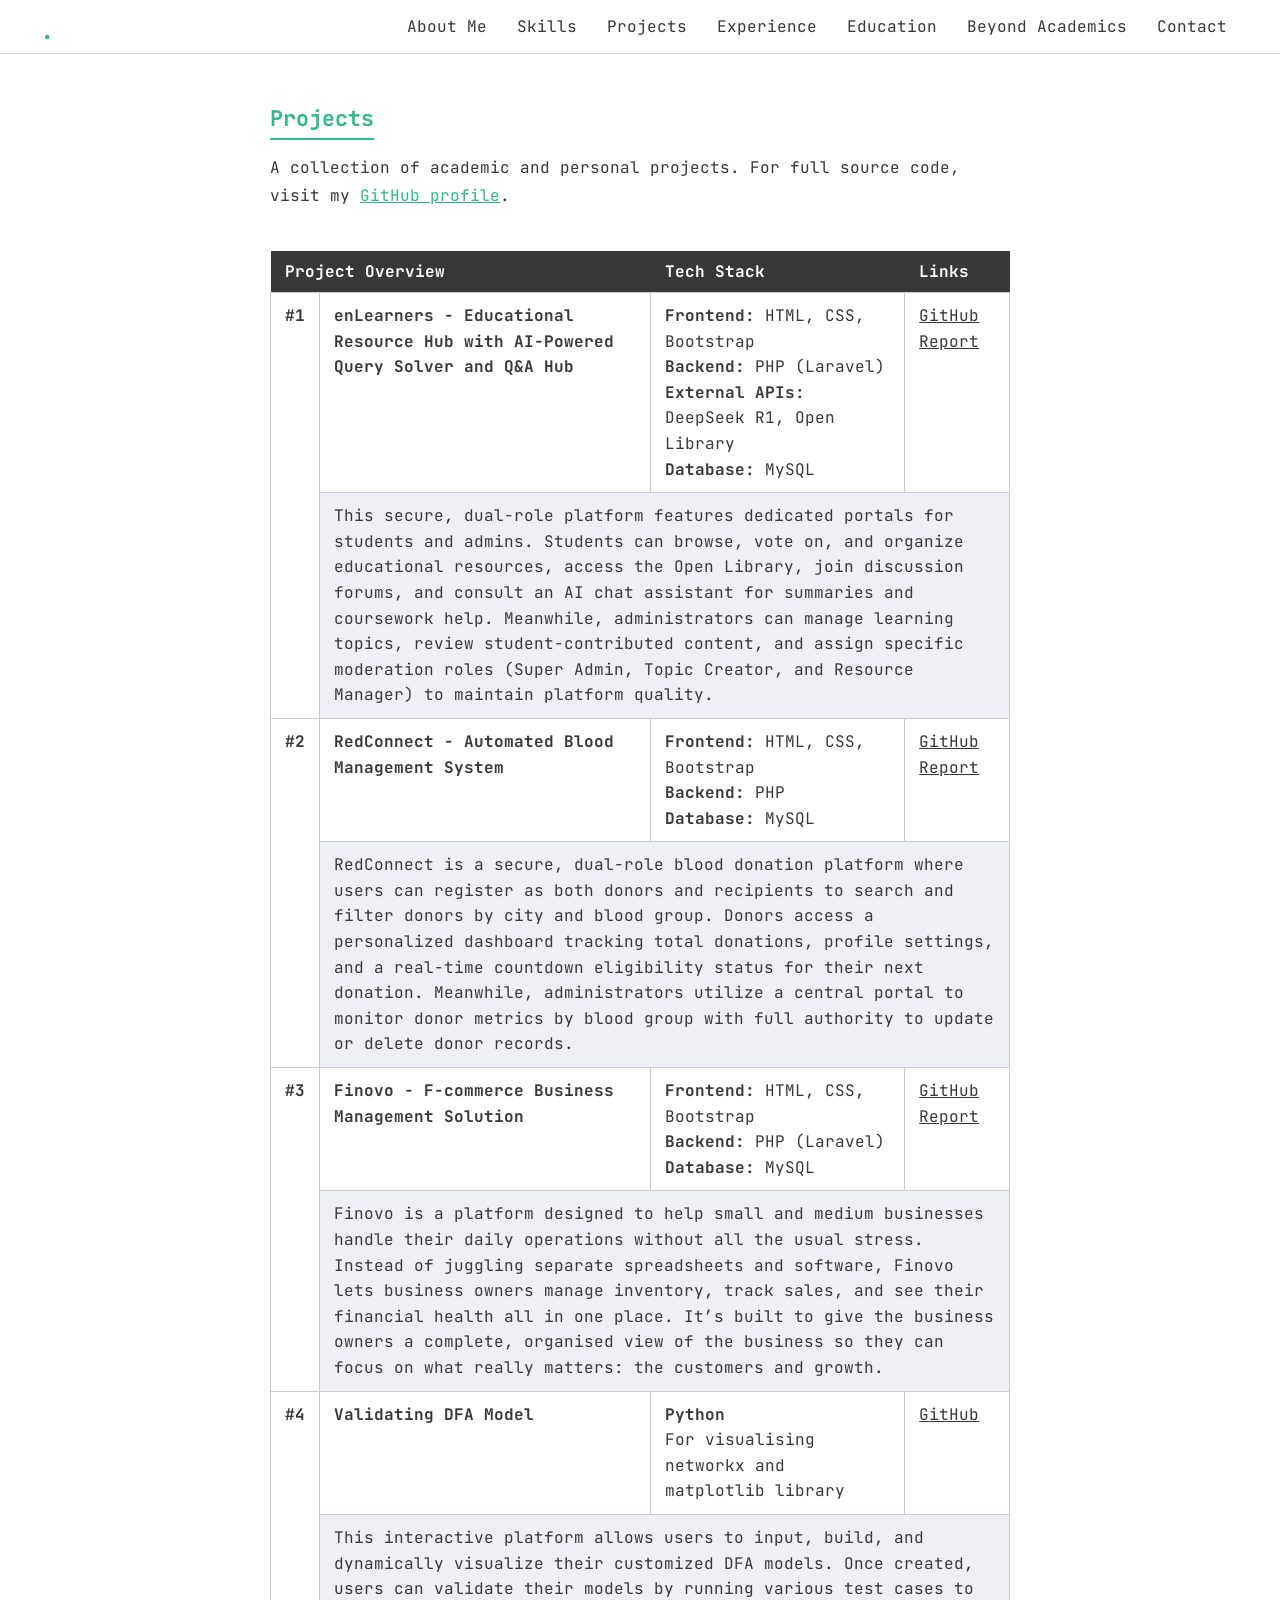
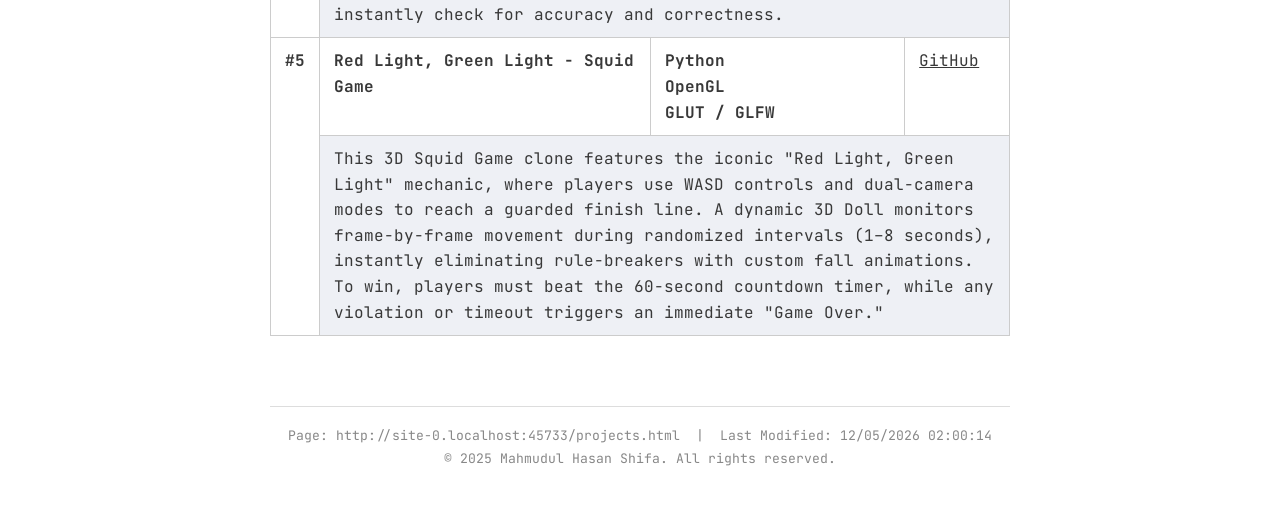
<file: projects.html>
<!DOCTYPE html>
<html lang="en">
<head>
  <meta charset="UTF-8"/>
  <meta name="viewport" content="width=device-width, initial-scale=1.0"/>
  <title>Projects | Mahmudul Hasan Shifa</title>
  <link rel="stylesheet" href="style.css"/>

  <style>
    .link{
      color: #383838;
    }

    .link:hover{
      font-weight: bold;
    }

    .section {
      border-bottom: none;
      margin: 10px 0;
    }
    
  </style>

</head>

<body>
  <header>
    <div class="navbar">
      <a href="index.html" class="nav-brand"><span class="typewriter">Shifa</span><span class="blink-dot">.</span></a>
      <nav>
        <ul>
          <li><a href="index.html#about">About Me</a></li>
          <li><a href="index.html#skills">Skills</a></li>
          <li><a href="projects.html">Projects</a></li>
          <li><a href="index.html#experience">Experience</a></li>
          <li><a href="index.html#education">Education</a></li>
          <li><a href="index.html#beyond-academics">Beyond Academics</a></li>
          <li><a href="index.html#contact">Contact</a></li>
        </ul>
      </nav>
    </div>
  </header>

  <!-- main content -->
  <div class="main-content">

    <section class="section" id="projects">
      <h2>Projects</h2>
      <p>
        A collection of academic and personal projects. For full source code, visit my
        <a href="https://github.com/turtle-shifa" target="_blank" class="proj-link">GitHub profile</a>.
      </p>

      <br/>
      <table>
        <thead>
          <tr>
            <th colspan="2">Project Overview</th>
            <th>Tech Stack</th>
            <th>Links</th>
          </tr>
        </thead>
        <tbody>
          <!-- p1 -->
          <tr>
            <td rowspan="2"><strong>#1</strong></td>
            <td><strong>enLearners - Educational Resource Hub with 
              AI-Powered Query Solver and Q&A Hub</strong></td>
            <td>
              <strong>Frontend:</strong> HTML, CSS, Bootstrap<br/>
              <strong>Backend:</strong> PHP (Laravel)<br/>
              <strong>External APIs:</strong> DeepSeek R1, Open Library<br/>
              <strong>Database:</strong> MySQL
            </td>
            <td>
              <a class="link" href="https://github.com/turtle-shifa/enLearners" target="_blank">GitHub</a>
              <br/>
              <a class="link" href="https://docs.google.com/document/d/1sxHw-NpO3cU6av_shc0qPwU-HuCXT20avchH503A1DA/edit?usp=sharing" target="_blank">Report</a>
            </td>
          </tr>
          <tr>
            <td colspan="3">
              This secure, dual-role platform features dedicated portals for students and admins. Students can browse, vote on, and organize educational resources, access the Open Library, join discussion forums, and consult an AI chat assistant for summaries and coursework help. Meanwhile, administrators can manage learning topics, review student-contributed content, and assign specific moderation roles (Super Admin, Topic Creator, and Resource Manager) to maintain platform quality.
            </td>
          </tr>

          <!-- p2 -->
          <tr>
            <td rowspan="2"><strong>#2</strong></td>
            <td><strong>RedConnect - Automated Blood Management System</strong></td>
            <td>
              <strong>Frontend:</strong> HTML, CSS, Bootstrap<br/>
              <strong>Backend:</strong> PHP<br/>
              <strong>Database:</strong> MySQL
            </td>
            <td>
              <a class="link" href="https://github.com/turtle-shifa/RedConnect---Automated-Blood-Management-System" target="_blank">GitHub</a>
              <br/>
              <a class="link" href="https://docs.google.com/document/d/1n8v_qSOO-F1UO7vZF9aCeq8MM_IloYYHu7To-9VkyOU/edit?usp=sharing" target="_blank">Report</a>
            </td>
          </tr>
          <tr>
            <td colspan="3">
              RedConnect is a secure, dual-role blood donation platform where users can register as both donors and recipients to search and filter donors by city and blood group. Donors access a personalized dashboard tracking total donations, profile settings, and a real-time countdown eligibility status for their next donation. Meanwhile, administrators utilize a central portal to monitor donor metrics by blood group with full authority to update or delete donor records.
            </td>
          </tr>

          <!-- p3 -->
          <tr>
            <td rowspan="2"><strong>#3</strong></td>
            <td><strong>Finovo - F-commerce Business Management Solution</strong></td>
            <td>
              <strong>Frontend:</strong> HTML, CSS, Bootstrap<br/>
              <strong>Backend:</strong> PHP (Laravel)<br/>
              <strong>Database:</strong> MySQL
            </td>
            <td>
              <a class="link" href="https://github.com/turtle-shifa/finovo" target="_blank">GitHub</a>
              <br/>
              <a class="link" href="https://docs.google.com/document/d/1j8FEi_nndER2h17N0R_NszVhPiv-U8TD-cNmyrNaMzI/edit?usp=sharing" target="_blank">Report</a>
            </td>
          </tr>
          <tr>
            <td colspan="3">
              Finovo is a platform designed to help small and medium businesses handle their daily operations without all the usual stress. Instead of juggling separate spreadsheets and software, Finovo lets business owners manage inventory, track sales, and see their financial health all in one place. It’s built to give the business owners a complete, organised view of the business so they can focus on what really matters: the customers and growth.
            </td>
          </tr>

          <!-- p4 -->
          <tr>
            <td rowspan="2"><strong>#4</strong></td>
            <td><strong>Validating DFA Model</strong></td>
            <td>
              <strong>Python</strong> 
              <br/>For visualising networkx and matplotlib library<br />
            </td>
            <td><a class="link" href="https://github.com/turtle-shifa/Validate-your-DFA-model" target="_blank">GitHub</a></td>
          </tr>
          <tr>
            <td colspan="3">
              This interactive platform allows users to input, build, and dynamically visualize their customized DFA models. Once created, users can validate their models by running various test cases to instantly check for accuracy and correctness.
            </td>
          </tr>

          <!-- p5 -->
          <tr>
            <td rowspan="2"><strong>#5</strong></td>
            <td><strong>Red Light, Green Light - Squid Game</strong></td>
            <td>
              <strong>Python<br/>OpenGL<br/>GLUT / GLFW</strong>
            </td>
            <td><a class="link" href="https://github.com/turtle-shifa/SquidGame_RedLight_GreenLight_Game_CSE423Project" target="_blank">GitHub</a></td>
          </tr>
          <tr>
            <td colspan="3">
              This 3D Squid Game clone features the iconic "Red Light, Green Light" mechanic, where players use WASD controls and dual-camera modes to reach a guarded finish line. A dynamic 3D Doll monitors frame-by-frame movement during randomized intervals (1–8 seconds), instantly eliminating rule-breakers with custom fall animations. To win, players must beat the 60-second countdown timer, while any violation or timeout triggers an immediate "Game Over."
            </td>
          </tr>

        </tbody>
      </table>

    </section>

    <!-- footer -->
    <footer>
      <p id="page-info-proj">Loading page info...;</p>
      <p style="margin-top:6px;">
        &copy; 2025 Mahmudul Hasan Shifa. All rights reserved.
      </p>
    </footer>

  </div>

  <script>
    var info = document.getElementById('page-info-proj');
    info.innerHTML =
      'Page: ' + window.location.href +
      ' &nbsp;|&nbsp; Last Modified: ' + document.lastModified;
  </script>

</body>
</html>
</file>
<file: style.css>
@import url('https://fonts.googleapis.com/css2?family=JetBrains+Mono:ital,wght@0,100..800;1,100..800&family=Poppins:ital,wght@0,100;0,200;0,300;0,400;0,500;0,600;0,700;0,800;0,900;1,100;1,200;1,300;1,400;1,500;1,600;1,700;1,800;1,900&display=swap');

* {
    margin: 0;
    padding: 0;
    box-sizing: border-box;
}

body {
    font-family: "JetBrains Mono", monospace;
    font-size: 16px;
    color: #383838;
    background: #ffffff;
}

/* navbar */
.navbar {
    background: #ffffff;
    position: fixed;
    top: 0;
    left: 0;
    width: 100%;
    z-index: 100;
    display: flex;
    align-items: center;
    justify-content: space-between;
    padding: 0 40px;
    height: 54px;
    border-bottom: 1px solid #ddd;
}

.nav-brand {
    color: #2bbc8a;
    font-size: 1.5rem;
    font-weight: bold;
    text-decoration: none;
}

.nav-brand .typewriter {
    display: inline-block;
    overflow: hidden;
    white-space: nowrap;
    width: 0;
    animation: typing-loop 4s steps(5, end) infinite;
}

@keyframes typing-loop {
    0%   { width: 0; }
    30%  { width: 5ch; }
    80%  { width: 5ch; }  
    100% { width: 0; }     
}

.navbar nav ul {
    list-style: none;
    display: flex;
    gap: 4px;
}

.navbar nav ul li a {
    color: #383838;
    text-decoration: none;
    padding: 6px 13px;
    display: block;
}

.navbar nav ul li a:hover {
    font-weight: bold;
    color: #2bbc8a;
}

/* main content style */
.main-content {
    margin-top: 54px;
    padding: 40px 80px;
    max-width: 900px;
    margin-left: auto;
    margin-right: auto;
}

/* hero */
.hero {
    text-align: center;
    padding: 50px 0 30px;
}

.hero img.profile-photo {
    width: 140px;
    height: 140px;
    border-radius: 20%;
    border: 2px solid #383838;
    margin-bottom: 14px;
}

.hero h1 {
    font-size: 2rem;
    color: #383838;
    margin-bottom: 6px;
}

.hero .tagline {
    color: #555;
    margin-bottom: 18px;
    font-style: italic;
}

.btn-cv {
    display: inline-block;
    background: #2bbc8a;
    color: #fff;
    padding: 9px 22px;
    border-radius: 4px;
    text-decoration: none;
}

.btn-cv:hover {
    font-weight: bold;
}

/* sectiion */
.section {
    margin: 40px 0;
    padding-bottom: 30px;
    border-bottom: 1px solid #ddd;
    scroll-margin-top: 75px;
}

.section h2 {
    font-size: 1.35rem;
    color: #2bbc8a;
    margin-bottom: 14px;
    padding-bottom: 6px;
    border-bottom: 2px solid #2bbc8a;
    display: inline-block;
}

.section p {
    line-height: 1.75;
    color: #383838;
    margin-bottom: 10px;
}

.section p a{
    color: #2bbc8a;
}

.section p a:hover{
    color: #2bbc8a;
    font-weight: bold;
}

/* qoute */
blockquote {
    border-left: 4px solid #2bbc8a;
    padding: 10px 18px;
    margin: 16px 0;
    background: #eef0f5;
    color: #383838;
    font-style: italic;
}

blockquote cite {
    display: block;
    margin-top: 6px;
    font-size: 0.85rem;
    color: #666;
    font-style: normal;
}

/* skills */
.skills-grid {
    display: grid;
    grid-template-columns: 1fr 1fr;
    gap: 16px;
}

.skill-category h3 {
    color: #383838;
    margin-bottom: 6px;
    font-weight: 600;
}

.skill-category p {
    color: #383838;
    margin: 0;
}

/* table */
table {
    width: 100%;
    border-collapse: collapse;
    margin-top: 10px;
}

table th {
    background: #383838;
    color: #ffffff;
    padding: 10px 14px;
    text-align: left;
}

table td {
    padding: 10px 14px;
    border: 1px solid #ccc;
    vertical-align: top;
    line-height: 1.6;
}

/* Striped rows */
table tbody tr:nth-child(even) {
    background: #eef0f5;
}

table tbody tr:hover {
    background: #dde1f0;
}

/* beyond academics */
ul.styled-list {
    list-style: disc;
    padding-left: 22px;
    line-height: 1.9;
    color: #383838;
}

/* experience */
.exp-item {
    margin-bottom: 20px;
}

.exp-item h3 {
    color: #383838;
    font-weight: 600;
}

.exp-item .year {
    color: #888;
    margin-bottom: 4px;
}

.exp-item p {
    color: #383838;
    margin: 0;
}

/* links style */
.social-links {
    display: flex;
    flex-wrap: wrap;
    gap: 12px;
    margin-top: 12px;
}

.social-links a {
    display: inline-block;
    padding: 8px 18px;
    background: #383838;
    color: #ffffff;
    border-radius: 4px;
    text-decoration: none;
}

.social-links a:hover {
    font-weight: bold;
}

/* footer */
footer {
    margin-top: 40px;
    padding: 20px 0;
    font-size: 0.82rem;
    color: #888;
    text-align: center;
    border-top: 1px solid #ddd;
}

/* blink dot */
.blink-dot {
    color: #2bbc8a;
    animation: fadeBlink 1s infinite;
}

@keyframes fadeBlink {
    0%, 100% { 
        opacity: 1; 
    }
    50% { 
        opacity: 0; 
    }
}
</file>
